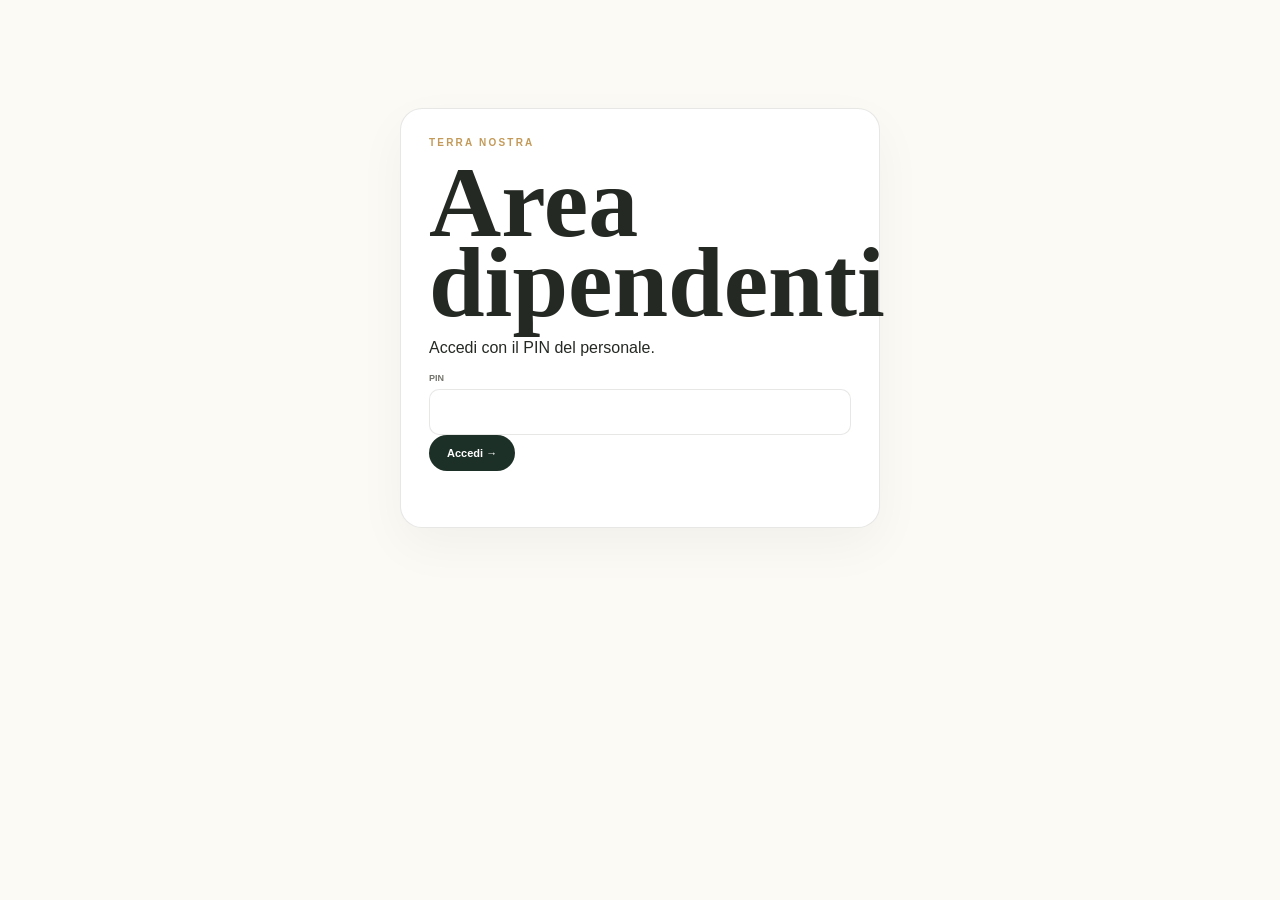
<file: staff(2).html>
<!doctype html>
<html lang="it">
<head>
<meta charset="utf-8">
<meta name="viewport" content="width=device-width,initial-scale=1">
<title>Terra Nostra · Area dipendenti</title>
<style>
:root{--green:#1d3027;--cream:#f6efe3;--paper:#fcfaf5;--terra:#a85d45;--gold:#c39a59;--ink:#252923;--muted:#74746c;--line:#2529231c;--serif:"Cormorant Garamond",Georgia,serif;--sans:Inter,Arial,sans-serif}
*{box-sizing:border-box}body{margin:0;background:var(--paper);color:var(--ink);font-family:var(--sans)}a{text-decoration:none;color:inherit}.container{width:min(calc(100% - 34px),1180px);margin:auto}.top{padding:45px 0 25px;display:flex;justify-content:space-between;align-items:end;gap:15px;flex-wrap:wrap}.ey{font-size:10px;letter-spacing:.22em;text-transform:uppercase;font-weight:700;color:var(--gold)}h1,h2,h3{font-family:var(--serif)}h1{font:600 clamp(54px,8vw,100px)/.8 var(--serif);margin:15px 0}h2{font:600 55px/.9 var(--serif);margin:10px 0}.card{background:#fff;border:1px solid var(--line);border-radius:22px;padding:28px;box-shadow:0 18px 50px #0000000b;margin:18px 0}.login{max-width:480px;margin:12vh auto}.hidden{display:none!important}.grid{display:grid;grid-template-columns:1fr 1fr;gap:14px}.field{display:flex;flex-direction:column;gap:6px}.field.full{grid-column:1/-1}label{font-size:9px;text-transform:uppercase;font-weight:700;color:var(--muted)}input,select,textarea{font:inherit;width:100%;padding:13px;border:1px solid var(--line);border-radius:10px;background:#fff}textarea{min-height:85px}.btn{border:0;border-radius:999px;padding:12px 18px;background:var(--green);color:#fff;font-size:11px;font-weight:700;cursor:pointer}.red{background:var(--terra)}.toolbar{display:flex;gap:8px;flex-wrap:wrap}.stats{display:grid;grid-template-columns:repeat(4,1fr);gap:10px}.stat{background:var(--cream);padding:16px;border-radius:15px}.stat strong{display:block;font:600 36px var(--serif);margin-top:4px}.notice{background:#fff5d9;border-left:3px solid var(--gold);padding:12px;font-size:11px;margin:15px 0}.menu{display:grid;grid-template-columns:repeat(3,minmax(0,1fr));gap:12px}.menu-category{grid-column:1/-1}.menu-category-title{margin:18px 0 2px;font-size:11px;letter-spacing:.18em;text-transform:uppercase;color:var(--gold)}.menu-item{padding:15px;border:1px solid var(--line);border-radius:16px;cursor:pointer}.menu-item{background:#fff;text-align:left;font:inherit}.menu-item:hover{box-shadow:0 10px 25px #0001;transform:translateY(-2px)}.menu-item b{display:block;font:600 21px var(--serif)}.menu-item small{color:var(--muted);font-size:10px}.price{font-weight:700;color:var(--green);margin-top:7px}.cart-line{display:grid;grid-template-columns:1fr auto auto;gap:10px;align-items:center;padding:10px 0;border-bottom:1px solid #eee}.cart-line small{display:block;color:var(--muted);font-size:10px}.total{display:flex;justify-content:space-between;border-top:2px solid var(--green);padding-top:15px;margin-top:15px;font-size:18px}.total strong{font:700 32px var(--serif)}.table-wrap{overflow:auto}table{width:100%;min-width:1050px;border-collapse:collapse}th,td{padding:10px;border-bottom:1px solid #eee;text-align:left;font-size:10px}th{font-size:8px;text-transform:uppercase;color:var(--muted)}.badge{padding:5px 8px;border-radius:99px;background:#eee;font-size:8px}.ok{background:#e5f3e9;color:#21613b}.pending{background:#fff0c9;color:#775a12}.cancelled{background:#f6dddd;color:#8c2d2d}.msg{font-size:11px;margin-top:10px;min-height:18px}.error{color:#8c2d2d}.success{color:#21613b}.actions{display:flex;gap:5px;flex-wrap:wrap}@media(max-width:1050px){.menu{grid-template-columns:repeat(2,minmax(0,1fr))}}@media(max-width:800px){.grid,.menu,.stats{grid-template-columns:1fr}.field.full{grid-column:auto}h1{font-size:52px}h2{font-size:42px}}
</style>
</head>
<body>
<div class="container">

<section id="login" class="card login">
  <div class="ey">Terra Nostra</div>
  <h1>Area dipendenti</h1>
  <p>Accedi con il PIN del personale.</p>
  <div class="field">
    <label>PIN</label>
    <input id="pin" type="password" inputmode="numeric" autocomplete="current-password">
  </div>
  <button class="btn" id="loginBtn">Accedi →</button>
  <div id="loginMsg" class="msg"></div>
</section>

<main id="app" class="hidden">
  <div class="top">
    <div>
      <div class="ey">Gestione sala</div>
      <h1>Prenotazioni<br>& ordinazioni.</h1>
      <span id="count"></span>
    </div>
    <div class="toolbar">
      <button class="btn" id="refresh">Aggiorna</button>
      <button class="btn red" id="logout">Esci</button>
    </div>
  </div>

  <div class="stats">
    <div class="stat">Da confermare<strong id="pending">0</strong></div>
    <div class="stat">Confermate<strong id="confirmed">0</strong></div>
    <div class="stat">Prenotazioni oggi<strong id="today">0</strong></div>
    <div class="stat">Ordini aperti<strong id="openOrders">0</strong></div>
  </div>

  <section class="card">
    <div class="ey">Prenotazione telefonica</div>
    <h2>Aggiungi prenotazione.</h2>
    <div class="notice">Massimo 100 persone per prenotazione. Ogni turno pranzo (12:30–14:00) o cena (19:30–21:00) ha un limite complessivo di 120 persone.</div>
    <form id="reservationForm">
      <div class="grid">
        <div class="field"><label>Nome e cognome *</label><input id="rName" required></div>
        <div class="field"><label>Telefono *</label><input id="rPhone" required inputmode="tel"></div>
        <div class="field"><label>Data *</label><input id="rDate" type="date" required></div>
        <div class="field"><label>Orario *</label><select id="rTime" required></select></div>
        <div class="field"><label>Persone *</label><input id="rPeople" type="number" min="1" max="100" value="2" required></div>
        <div class="field"><label>Note</label><input id="rNotes" maxlength="500"></div>
      </div>
      <button class="btn" id="saveReservation">Salva prenotazione telefonica</button>
      <div id="reservationMsg" class="msg"></div>
    </form>
  </section>

  <section class="card">
    <div class="ey">Ordinazioni</div>
    <h2>Nuovo ordine.</h2><p class="notice"><strong id="menuCount">Caricamento menu…</strong> — seleziona direttamente piatto, bevanda o coperto. I prezzi sono già impostati.</p>
    <div class="grid">
      <div class="field"><label>Tavolo *</label><select id="table" required></select></div>
      <div class="field"><label>Codice prenotazione</label><input id="bookingCode"></div>
      <div class="field full"><label>Cerca nel menu</label><input id="search" placeholder="Es. margherita, ravioli, antipasto..."></div>
    </div>
    <div id="menu" class="menu"></div>

    <div class="card" style="background:var(--cream);box-shadow:none">
      <h3>Ordine corrente</h3>
      <div id="cart"></div>
      <div class="field">
        <label>Note ordine</label>
        <textarea id="orderNotes" placeholder="Es. senza formaggio, allergie, richieste..."></textarea>
      </div>
      <div class="total"><span>Totale</span><strong id="total">0,00 €</strong></div>
      <br>
      <button class="btn" id="saveOrder">Invia ordinazione</button>
      <div id="orderMsg" class="msg"></div>
    </div>
  </section>

  <section class="card">
    <div class="ey">Gestione</div>
    <h2>Prenotazioni.</h2>
    <div class="table-wrap">
      <table>
        <thead><tr><th>Codice</th><th>Data</th><th>Ora</th><th>Persone</th><th>Nome</th><th>Telefono</th><th>Origine</th><th>Stato</th><th>Azioni</th></tr></thead>
        <tbody id="rows"></tbody>
      </table>
    </div>
  </section>

  <section class="card">
    <div class="ey">Cucina / sala</div>
    <h2>Ordini recenti.</h2>
    <div class="table-wrap">
      <table>
        <thead><tr><th>Ora</th><th>Codice</th><th>Tavolo</th><th>Prenotazione</th><th>Prodotti</th><th>Totale</th><th>Stato</th><th>Azione</th></tr></thead>
        <tbody id="orderRows"></tbody>
      </table>
    </div>
  </section>
</main>
</div>

<script>
const GOOGLE_SCRIPT_URL="https://script.google.com/macros/s/AKfycbzXYUqgHoZxoBJk9UY1HD_YRnA2krKxVwr9_PTBEyQo3oE-FQPUWWsFQPd9Ky1H-PNeBw/exec";
const TIMES=["12:30","13:00","13:30","14:00","19:30","20:00","20:30","21:00"];
const TABLES=["1 bagno", "2 bagno", "3 bagno", "camino", "1 ingresso", "2 ingresso", "3 ingresso", "4 ingresso", "1 cucina", "2 cucina", "3 cucina", "4 cucina", "pizzeria", "forno", "stufa", "vetrata", "10", "10a", "10b", "11", "12", "13", "13a", "13b", "13c", "14", "15", "16", "17a", "17b", "17c", "18", "19", "19a", "19b", "19c", "19d", "20", "25", "bar 1", "bar 2"];
let pinValue=sessionStorage.getItem("terra_staff_pin")||"";
let menuItems=[],cart=[];

const $=id=>document.getElementById(id);

function esc(v){
  return String(v??"").replace(/[&<>"']/g,m=>({
    "&":"&amp;","<":"&lt;",">":"&gt;",'"':"&quot;","'":"&#039;"
  }[m]));
}

function jsonp(params){
  return new Promise((resolve,reject)=>{
    const callback="terraStaff_"+Date.now()+"_"+Math.floor(Math.random()*99999);
    const script=document.createElement("script");
    let finished=false;

    function cleanup(){
      if(finished)return;
      finished=true;
      delete window[callback];
      script.remove();
    }

    window[callback]=data=>{
      cleanup();
      resolve(data);
    };

    script.onerror=()=>{
      cleanup();
      reject(new Error("Impossibile collegarsi al sistema prenotazioni."));
    };

    script.src=GOOGLE_SCRIPT_URL+"?"+
      new URLSearchParams({...params,callback:callback,_:Date.now()});

    document.body.appendChild(script);

    setTimeout(()=>{
      if(!finished){
        cleanup();
        reject(new Error("Timeout di collegamento."));
      }
    },12000);
  });
}

function localDate(value){
  const p=value.split("-");
  return new Date(Number(p[0]),Number(p[1])-1,Number(p[2]));
}

function allowedTimes(date){
  if(!date)return[];

  const day=localDate(date);
  const weekday=day.getDay();

  if(weekday===5)return[];

  let times=[...TIMES];

  if(weekday===3){
    times=times.filter(t=>
      ["12:30","13:00","13:30","14:00"].includes(t)
    );
  }

  if(weekday===6){
    times=times.filter(t=>t!=="19:30");
  }

  const now=new Date();
  const today=new Date(
    now.getFullYear(),
    now.getMonth(),
    now.getDate()
  );

  if(day.getTime()===today.getTime()){
    const current=now.getHours()*60+now.getMinutes();

    times=times.filter(t=>{
      const [h,m]=t.split(":").map(Number);
      return h*60+m>current;
    });
  }

  return times;
}

function fillTimes(){
  const times=allowedTimes($("rDate").value);

  $("rTime").innerHTML=times.length
    ? '<option value="">Scegli l’orario</option>'+
      times.map(t=>`<option value="${t}">${t}</option>`).join("")
    : '<option value="">Locale chiuso</option>';
}

async function login(){
  const msg=$("loginMsg");
  const pin=$("pin").value.trim();

  if(!pin){
    msg.textContent="Inserisci il PIN.";
    msg.className="msg error";
    return;
  }

  msg.textContent="Verifica PIN…";
  msg.className="msg";

  try{
    const data=await jsonp({
      action:"staffCheck",
      pin:pin
    });

    if(!data.ok){
      throw new Error("PIN non autorizzato.");
    }

    pinValue=pin;
    sessionStorage.setItem("terra_staff_pin",pin);

    $("login").classList.add("hidden");
    $("app").classList.remove("hidden");

    await Promise.all([
      loadReservations(),
      loadMenu(),
      loadOrders()
    ]);

  }catch(err){
    msg.textContent=err.message;
    msg.className="msg error";
  }
}

async function loadReservations(){
  const data=await jsonp({
    action:"list",
    pin:pinValue
  });

  if(!data.ok){
    throw new Error(data.error||"Accesso non autorizzato.");
  }

  const rows=data.reservations||[];

  $("count").textContent=
    rows.length+" prenotazioni";

  $("pending").textContent=
    rows.filter(x=>x.status==="Da confermare").length;

  $("confirmed").textContent=
    rows.filter(x=>x.status==="Confermata").length;

  const now=new Date();

  const today=
    new Date(
      now.getTime()-
      now.getTimezoneOffset()*60000
    )
    .toISOString()
    .slice(0,10);

  $("today").textContent=
    rows.filter(x=>x.date===today).length;

  $("rows").innerHTML=rows.map(x=>{
    const cls=
      x.status==="Confermata"
        ?"ok"
        :x.status==="Annullata"
          ?"cancelled"
          :"pending";

    return `<tr>
      <td><b>${esc(x.code)}</b></td>
      <td>${esc(x.dateDisplay)}</td>
      <td>${esc(x.time)}</td>
      <td>${esc(x.people)}</td>
      <td>${esc(x.name)}</td>
      <td>${esc(x.phone)}</td>
      <td>${esc(x.source)}</td>
      <td><span class="badge ${cls}">${esc(x.status)}</span></td>
      <td>
        <div class="actions">
          <button class="btn" onclick="setStatus('${esc(x.code)}','Confermata')">Conferma</button>
          <button class="btn red" onclick="setStatus('${esc(x.code)}','Annullata')">Annulla</button>
        </div>
      </td>
    </tr>`;
  }).join("");
}

async function setStatus(code,status){
  const data=await jsonp({
    action:"status",
    pin:pinValue,
    code:code,
    status:status
  });

  if(!data.ok){
    alert(data.error||"Errore");
    return;
  }

  await loadReservations();
}

async function loadMenu(){
  const data=await jsonp({
    action:"menu",
    pin:pinValue
  });

  if(!data.ok){
    throw new Error(data.error||"Menu non disponibile.");
  }

  menuItems=data.items||[];
  renderMenu();
}

function renderMenu(){
  const query=$("search").value.trim().toLowerCase();

  const list=menuItems.filter(item=>
    (item.name+" "+item.category)
      .toLowerCase()
      .includes(query)
  );

  $("menuCount").textContent=
    `${list.length} prodotti disponibili`;

  const groups={};
  list.forEach(item=>{
    if(!groups[item.category]) groups[item.category]=[];
    groups[item.category].push(item);
  });

  $("menu").innerHTML=Object.entries(groups).map(([category,items])=>`
    <div class="menu-category">
      <div class="menu-category-title">${esc(category)}</div>
    </div>
    ${items.map(item=>{
      const range=item.variable
        ? `${Number(item.priceMin).toFixed(2).replace(".",",")}–${Number(item.priceMax).toFixed(2).replace(".",",")} €`
        : `${Number(item.priceMin).toFixed(2).replace(".",",")} €`;

      return `
        <button type="button" class="menu-item" onclick="addItem('${esc(item.id)}')">
          <b>${esc(item.name)}</b>
          <small>${esc(item.category)}</small>
          <div class="price">${range}</div>
          ${item.variable ? '<small>Prezzo da scegliere</small>' : ''}
        </button>`;
    }).join("")`
  `).join("")||"<p>Nessun prodotto trovato.</p>";
}

function addItem(id){
  const item=menuItems.find(x=>x.id===id);

  if(!item)return;

  let selectedPrice=Number(item.priceMin)||0;

  if(item.variable){
    const answer=prompt(
      item.name+
      "\nPrezzo consentito: "+
      Number(item.priceMin).toFixed(2)+
      "–"+
      Number(item.priceMax).toFixed(2)+
      " €\nInserisci il prezzo effettivo:"
    );

    if(answer===null)return;

    selectedPrice=Number(String(answer).replace(",","."));

    if(
      !Number.isFinite(selectedPrice) ||
      selectedPrice<Number(item.priceMin) ||
      selectedPrice>Number(item.priceMax)
    ){
      alert(
        "Inserisci un prezzo compreso tra "+
        Number(item.priceMin).toFixed(2)+
        " e "+
        Number(item.priceMax).toFixed(2)+
        " €."
      );
      return;
    }
  }

  const existing=cart.find(
    x=>x.id===id && x.price===selectedPrice
  );

  if(existing){
    existing.qty++;
  }else{
    cart.push({
      id:item.id,
      name:item.name,
      price:selectedPrice,
      qty:1
    });
  }

  renderCart();
}

function changeQty(id,direction){
  const item=cart.find(x=>x.id===id);

  if(!item)return;

  item.qty+=direction;

  if(item.qty<=0){
    cart=cart.filter(x=>x.id!==id);
  }

  renderCart();
}

function renderCart(){
  $("cart").innerHTML=cart.map(item=>`
    <div class="cart-line">
      <div>
        <b>${esc(item.name)}</b>
        <small>
          ${item.price.toFixed(2).replace(".",",")} € × ${item.qty}
        </small>
      </div>

      <b>
        ${(item.price*item.qty)
          .toFixed(2)
          .replace(".",",")} €
      </b>

      <div>
        <button class="btn" onclick="changeQty('${esc(item.id)}',-1)">−</button>
        <button class="btn" onclick="changeQty('${esc(item.id)}',1)">+</button>
      </div>
    </div>
  `).join("")||"<p>Nessun prodotto aggiunto.</p>";

  const total=cart.reduce(
    (sum,item)=>sum+item.price*item.qty,
    0
  );

  $("total").textContent=
    total.toFixed(2).replace(".",",")+" €";
}

async function loadOrders(){
  const data=await jsonp({
    action:"orders",
    pin:pinValue
  });

  if(!data.ok)return;

  const rows=data.orders||[];

  $("openOrders").textContent=
    rows.filter(x=>
      !["Servito","Annullato"].includes(x.status)
    ).length;

  $("orderRows").innerHTML=rows.map(x=>`
    <tr>
      <td>${esc(x.timeDisplay)}</td>
      <td><b>${esc(x.orderCode)}</b></td>
      <td>${esc(x.table)}</td>
      <td>${esc(x.bookingCode)}</td>
      <td>${esc(x.items)}</td>
      <td><b>${Number(x.total||0).toFixed(2).replace(".",",")} €</b></td>
      <td>${esc(x.status)}</td>
      <td>
        <div class="actions">
          <button class="btn" onclick="orderStatus('${esc(x.orderCode)}','In preparazione')">Prepara</button>
          <button class="btn" onclick="orderStatus('${esc(x.orderCode)}','Servito')">Servito</button>
        </div>
      </td>
    </tr>
  `).join("");
}

async function orderStatus(code,status){
  const data=await jsonp({
    action:"orderStatus",
    pin:pinValue,
    orderCode:code,
    status:status
  });

  if(!data.ok){
    alert(data.error||"Errore");
    return;
  }

  await loadOrders();
}

$("loginBtn").onclick=login;

$("pin").addEventListener("keydown",event=>{
  if(event.key==="Enter"){
    login();
  }
});

$("refresh").onclick=async()=>{
  await Promise.all([
    loadReservations(),
    loadOrders()
  ]);
};

$("logout").onclick=()=>{
  sessionStorage.removeItem("terra_staff_pin");
  location.reload();
};

$("rDate").addEventListener("change",fillTimes);
$("search").addEventListener("input",renderMenu);

$("reservationForm").addEventListener("submit",async event=>{
  event.preventDefault();

  const msg=$("reservationMsg");
  const people=Number($("rPeople").value);

  if(people<1||people>100){
    msg.textContent="Massimo 100 persone per prenotazione.";
    msg.className="msg error";
    return;
  }

  $("saveReservation").disabled=true;
  msg.textContent="Salvataggio…";

  try{
    const data=await jsonp({
      action:"staffCreate",
      pin:pinValue,
      name:$("rName").value.trim(),
      phone:$("rPhone").value.trim(),
      date:$("rDate").value,
      time:$("rTime").value,
      people:String(people),
      notes:$("rNotes").value.trim()
    });

    if(!data.ok){
      throw new Error(data.error||"Prenotazione non salvata.");
    }

    msg.textContent=
      "✓ Prenotazione effettuata! Codice: "+
      (data.bookingCode||data.code);

    msg.className="msg success";

    event.target.reset();
    fillTimes();

    await loadReservations();

  }catch(err){
    msg.textContent="✕ "+err.message;
    msg.className="msg error";

  }finally{
    $("saveReservation").disabled=false;
  }
});

$("saveOrder").onclick=async()=>{
  const msg=$("orderMsg");

  if(!$("table").value){
    msg.textContent="Seleziona un tavolo.";
    msg.className="msg error";
    return;
  }

  if(!cart.length){
    msg.textContent="Aggiungi almeno un prodotto.";
    msg.className="msg error";
    return;
  }

  $("saveOrder").disabled=true;
  msg.textContent="Invio ordinazione…";

  try{
    const data=await jsonp({
      action:"orderCreate",
      pin:pinValue,
      table:$("table").value,
      bookingCode:$("bookingCode").value.trim().toUpperCase(),
      notes:$("orderNotes").value.trim(),
      items:JSON.stringify(cart)
    });

    if(!data.ok){
      throw new Error(data.error||"Ordine non salvato.");
    }

    msg.textContent=
      "✓ Ordine salvato: "+
      data.orderCode+
      " — Totale "+
      Number(data.total||0).toFixed(2).replace(".",",")+
      " €";

    msg.className="msg success";

    cart=[];
    renderCart();
    $("bookingCode").value="";
    $("orderNotes").value="";

    await loadOrders();

  }catch(err){
    msg.textContent="✕ "+err.message;
    msg.className="msg error";

  }finally{
    $("saveOrder").disabled=false;
  }
};

$("table").innerHTML=
  '<option value="">Scegli tavolo</option>'+
  TABLES.map(t=>`<option value="${esc(t)}">${esc(t)}</option>`).join("");

const today=new Date();
today.setMinutes(
  today.getMinutes()-
  today.getTimezoneOffset()
);

$("rDate").min=
  today.toISOString().slice(0,10);

fillTimes();
renderCart();

if(pinValue){
  jsonp({
    action:"staffCheck",
    pin:pinValue
  }).then(async data=>{
    if(data.ok){
      $("login").classList.add("hidden");
      $("app").classList.remove("hidden");

      await Promise.all([
        loadReservations(),
        loadMenu(),
        loadOrders()
      ]);
    }else{
      sessionStorage.removeItem("terra_staff_pin");
      pinValue="";
    }
  }).catch(()=>{
    sessionStorage.removeItem("terra_staff_pin");
    pinValue="";
  });
}
</script>
</body>
</html>
</file>
